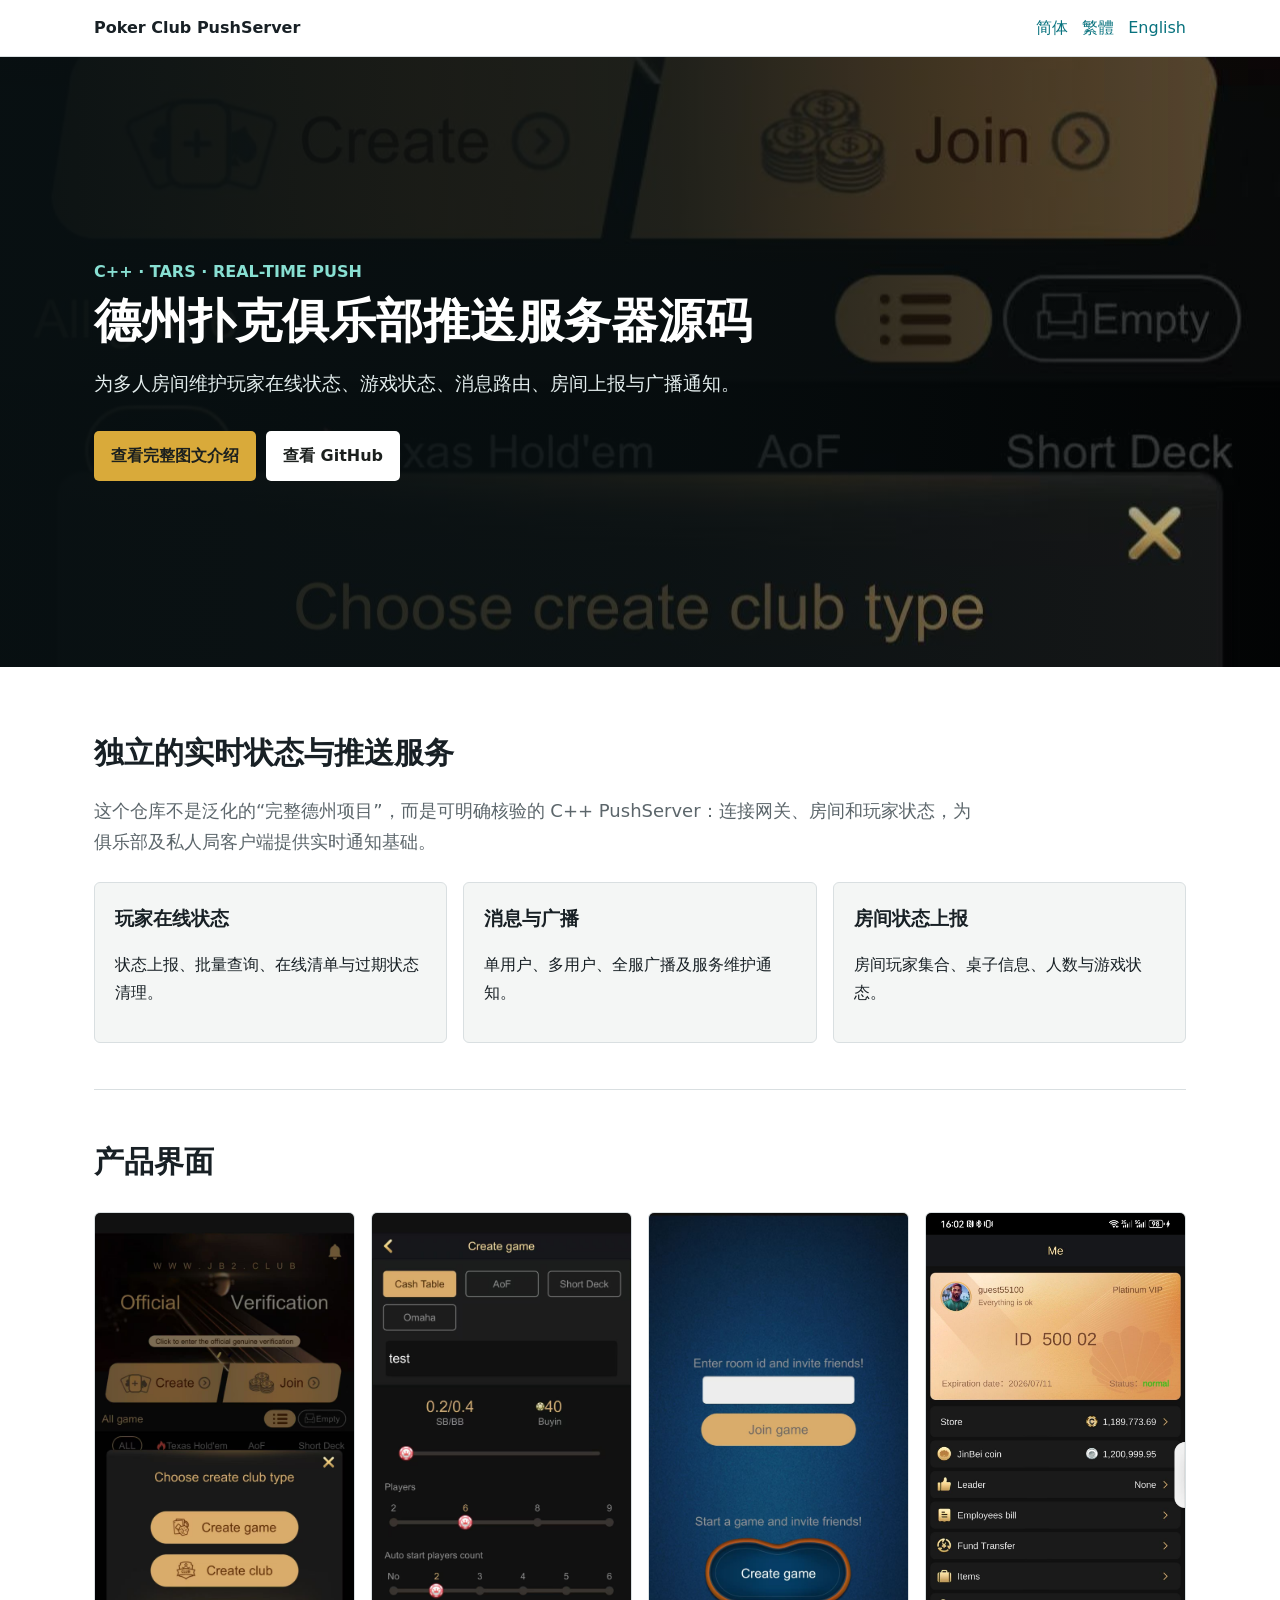
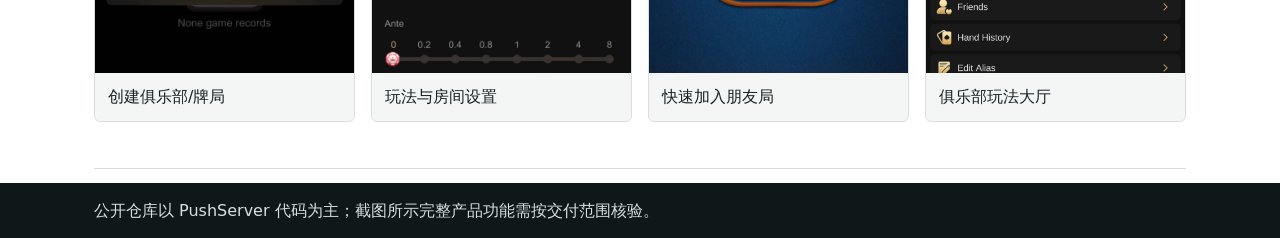
<file: docs/index.html>
<!doctype html><html lang="zh-CN"><head><meta charset="utf-8"><meta name="google-site-verification" content="rrp5Uvgzi-1-rMxUBfhV3wjlNrFqzwnqiA4e3qsOLEM" /><meta name="viewport" content="width=device-width,initial-scale=1"><link rel="icon" href="assets/images/screen-04.jpg"><title>C++ 德州扑克俱乐部推送服务器源码｜在线状态与消息</title><meta name="description" content="C++ Tars 德州扑克俱乐部推送服务器源码，处理玩家在线状态、游戏状态、房间用户上报、广播通知和多人房间消息，含真实产品截图。"><link rel="canonical" href="https://masterai-top.github.io/texas-holdem-poker-club-server/"><link rel="alternate" hreflang="zh-CN" href="https://masterai-top.github.io/texas-holdem-poker-club-server/zh-cn/"><link rel="alternate" hreflang="zh-TW" href="https://masterai-top.github.io/texas-holdem-poker-club-server/zh-tw/"><link rel="alternate" hreflang="en" href="https://masterai-top.github.io/texas-holdem-poker-club-server/en/"><link rel="alternate" hreflang="x-default" href="https://masterai-top.github.io/texas-holdem-poker-club-server/"><meta property="og:image" content="https://masterai-top.github.io/texas-holdem-poker-club-server/assets/images/screen-04.jpg"><link rel="stylesheet" href="assets/style.css"></head><body><nav><div class="inner navrow"><a class="brand" href="./">Poker Club PushServer</a><span class="langs"><a href="zh-cn/">简体</a><a href="zh-tw/">繁體</a><a href="en/">English</a></span></div></nav><header class="hero"><div class="inner"><div class="eyebrow">C++ · TARS · REAL-TIME PUSH</div><h1>德州扑克俱乐部推送服务器源码</h1><p>为多人房间维护玩家在线状态、游戏状态、消息路由、房间上报与广播通知。</p><a class="button" href="zh-cn/">查看完整图文介绍</a><a class="button secondary" href="https://github.com/masterai-top/texas-holdem-poker-club-server">查看 GitHub</a></div></header><main><section><h2>独立的实时状态与推送服务</h2><p class="lead">这个仓库不是泛化的“完整德州项目”，而是可明确核验的 C++ PushServer：连接网关、房间和玩家状态，为俱乐部及私人局客户端提供实时通知基础。</p><div class="grid"><article class="card"><h3>玩家在线状态</h3><p>状态上报、批量查询、在线清单与过期状态清理。</p></article><article class="card"><h3>消息与广播</h3><p>单用户、多用户、全服广播及服务维护通知。</p></article><article class="card"><h3>房间状态上报</h3><p>房间玩家集合、桌子信息、人数与游戏状态。</p></article></div></section><section><h2>产品界面</h2><div class="gallery"><figure><img src="assets/images/screen-04.jpg" alt="创建俱乐部和牌局"><figcaption>创建俱乐部/牌局</figcaption></figure><figure><img src="assets/images/screen-03.jpg" alt="私人牌局玩法设置"><figcaption>玩法与房间设置</figcaption></figure><figure><img src="assets/images/screen-08.jpg" alt="输入房间号加入朋友局"><figcaption>快速加入朋友局</figcaption></figure><figure><img src="assets/images/screen-11.jpg" alt="德州扑克俱乐部大厅"><figcaption>俱乐部玩法大厅</figcaption></figure></div></section></main><footer class="footer"><div class="inner">公开仓库以 PushServer 代码为主；截图所示完整产品功能需按交付范围核验。</div></footer></body></html>
</file>
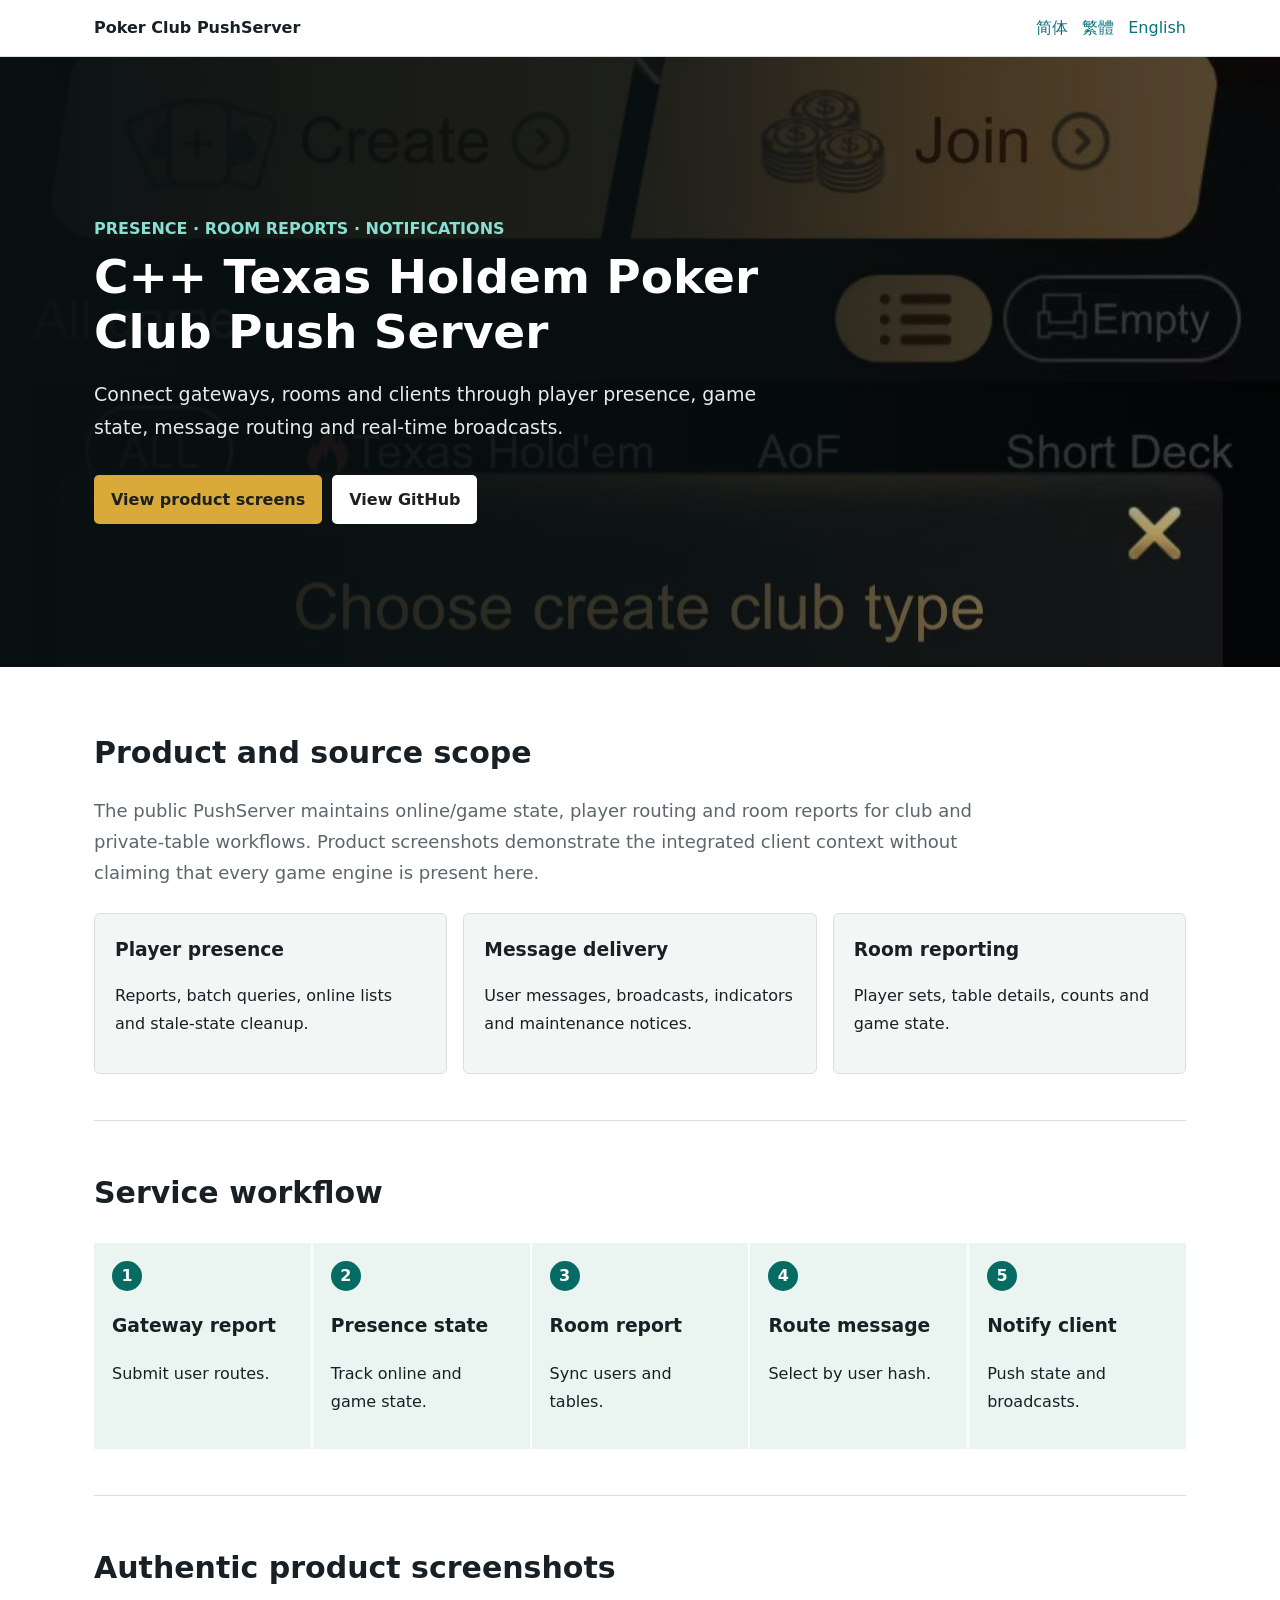
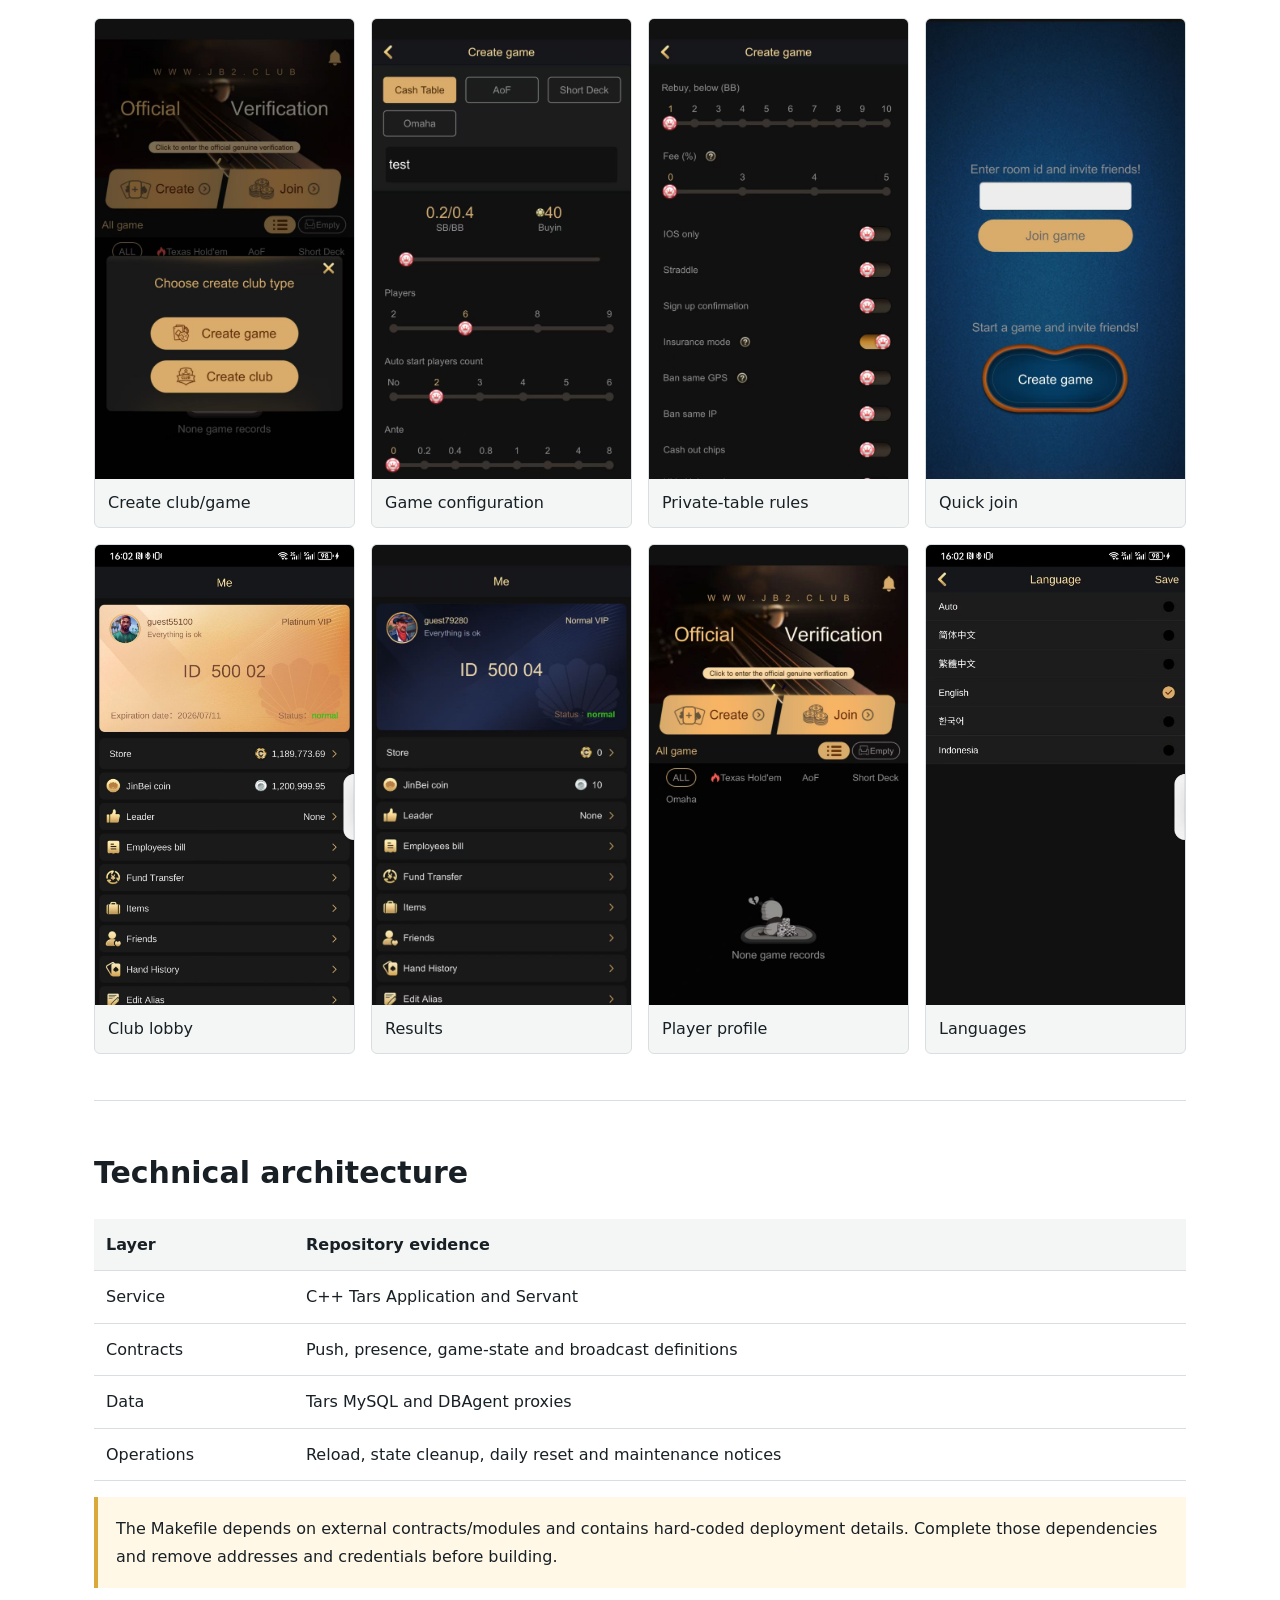
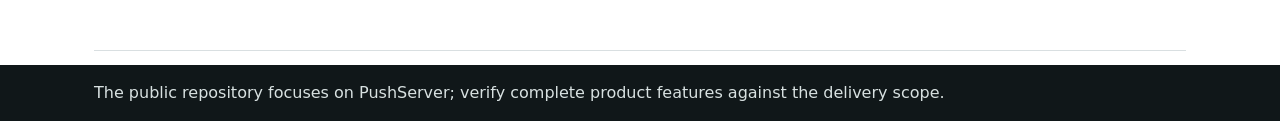
<file: docs/en/index.html>
<!doctype html><html lang="en"><head><meta charset="utf-8"><meta name="viewport" content="width=device-width,initial-scale=1"><link rel="icon" href="../assets/images/screen-04.jpg"><title>C++ Texas Holdem Poker Push Server Source | Tars Presence</title><meta name="description" content="C++ Tars poker club PushServer source for player presence, game state, room reports, real-time messages, broadcasts and maintenance notifications."><link rel="canonical" href="https://masterai-top.github.io/texas-holdem-poker-club-server/en/"><link rel="alternate" hreflang="zh-CN" href="https://masterai-top.github.io/texas-holdem-poker-club-server/zh-cn/"><link rel="alternate" hreflang="zh-TW" href="https://masterai-top.github.io/texas-holdem-poker-club-server/zh-tw/"><link rel="alternate" hreflang="en" href="https://masterai-top.github.io/texas-holdem-poker-club-server/en/"><link rel="alternate" hreflang="x-default" href="https://masterai-top.github.io/texas-holdem-poker-club-server/"><meta property="og:image" content="https://masterai-top.github.io/texas-holdem-poker-club-server/assets/images/screen-04.jpg"><link rel="stylesheet" href="../assets/style.css"></head><body><nav><div class="inner navrow"><a class="brand" href="../">Poker Club PushServer</a><span class="langs"><a href="../zh-cn/">简体</a><a href="../zh-tw/">繁體</a><a href="./">English</a></span></div></nav><header class="hero"><div class="inner"><div class="eyebrow">PRESENCE · ROOM REPORTS · NOTIFICATIONS</div><h1>C++ Texas Holdem Poker Club Push Server</h1><p>Connect gateways, rooms and clients through player presence, game state, message routing and real-time broadcasts.</p><a class="button" href="#gallery">View product screens</a><a class="button secondary" href="https://github.com/masterai-top/texas-holdem-poker-club-server">View GitHub</a></div></header><main><section><h2>Product and source scope</h2><p class="lead">The public PushServer maintains online/game state, player routing and room reports for club and private-table workflows. Product screenshots demonstrate the integrated client context without claiming that every game engine is present here.</p><div class="grid"><article class="card"><h3>Player presence</h3><p>Reports, batch queries, online lists and stale-state cleanup.</p></article><article class="card"><h3>Message delivery</h3><p>User messages, broadcasts, indicators and maintenance notices.</p></article><article class="card"><h3>Room reporting</h3><p>Player sets, table details, counts and game state.</p></article></div></section><section><h2>Service workflow</h2><div class="flow"><div class="step"><h3>Gateway report</h3><p>Submit user routes.</p></div><div class="step"><h3>Presence state</h3><p>Track online and game state.</p></div><div class="step"><h3>Room report</h3><p>Sync users and tables.</p></div><div class="step"><h3>Route message</h3><p>Select by user hash.</p></div><div class="step"><h3>Notify client</h3><p>Push state and broadcasts.</p></div></div></section><section id="gallery"><h2>Authentic product screenshots</h2><div class="gallery"><figure><img src="../assets/images/screen-04.jpg" alt="Create poker club or game"><figcaption>Create club/game</figcaption></figure><figure><img src="../assets/images/screen-03.jpg" alt="Cash AOF Short Deck Omaha settings"><figcaption>Game configuration</figcaption></figure><figure><img src="../assets/images/screen-01.jpg" alt="Private table rules"><figcaption>Private-table rules</figcaption></figure><figure><img src="../assets/images/screen-08.jpg" alt="Join a friend poker room"><figcaption>Quick join</figcaption></figure><figure><img src="../assets/images/screen-11.jpg" alt="Poker club game lobby"><figcaption>Club lobby</figcaption></figure><figure><img src="../assets/images/screen-06.jpg" alt="Poker results statistics"><figcaption>Results</figcaption></figure><figure><img src="../assets/images/screen-05.jpg" alt="Player profile and friends"><figcaption>Player profile</figcaption></figure><figure><img src="../assets/images/screen-12.jpg" alt="Multilingual poker interface"><figcaption>Languages</figcaption></figure></div></section><section><h2>Technical architecture</h2><table class="tech"><tr><th>Layer</th><th>Repository evidence</th></tr><tr><td>Service</td><td>C++ Tars Application and Servant</td></tr><tr><td>Contracts</td><td>Push, presence, game-state and broadcast definitions</td></tr><tr><td>Data</td><td>Tars MySQL and DBAgent proxies</td></tr><tr><td>Operations</td><td>Reload, state cleanup, daily reset and maintenance notices</td></tr></table><p class="note">The Makefile depends on external contracts/modules and contains hard-coded deployment details. Complete those dependencies and remove addresses and credentials before building.</p></section></main><footer class="footer"><div class="inner">The public repository focuses on PushServer; verify complete product features against the delivery scope.</div></footer></body></html>
</file>
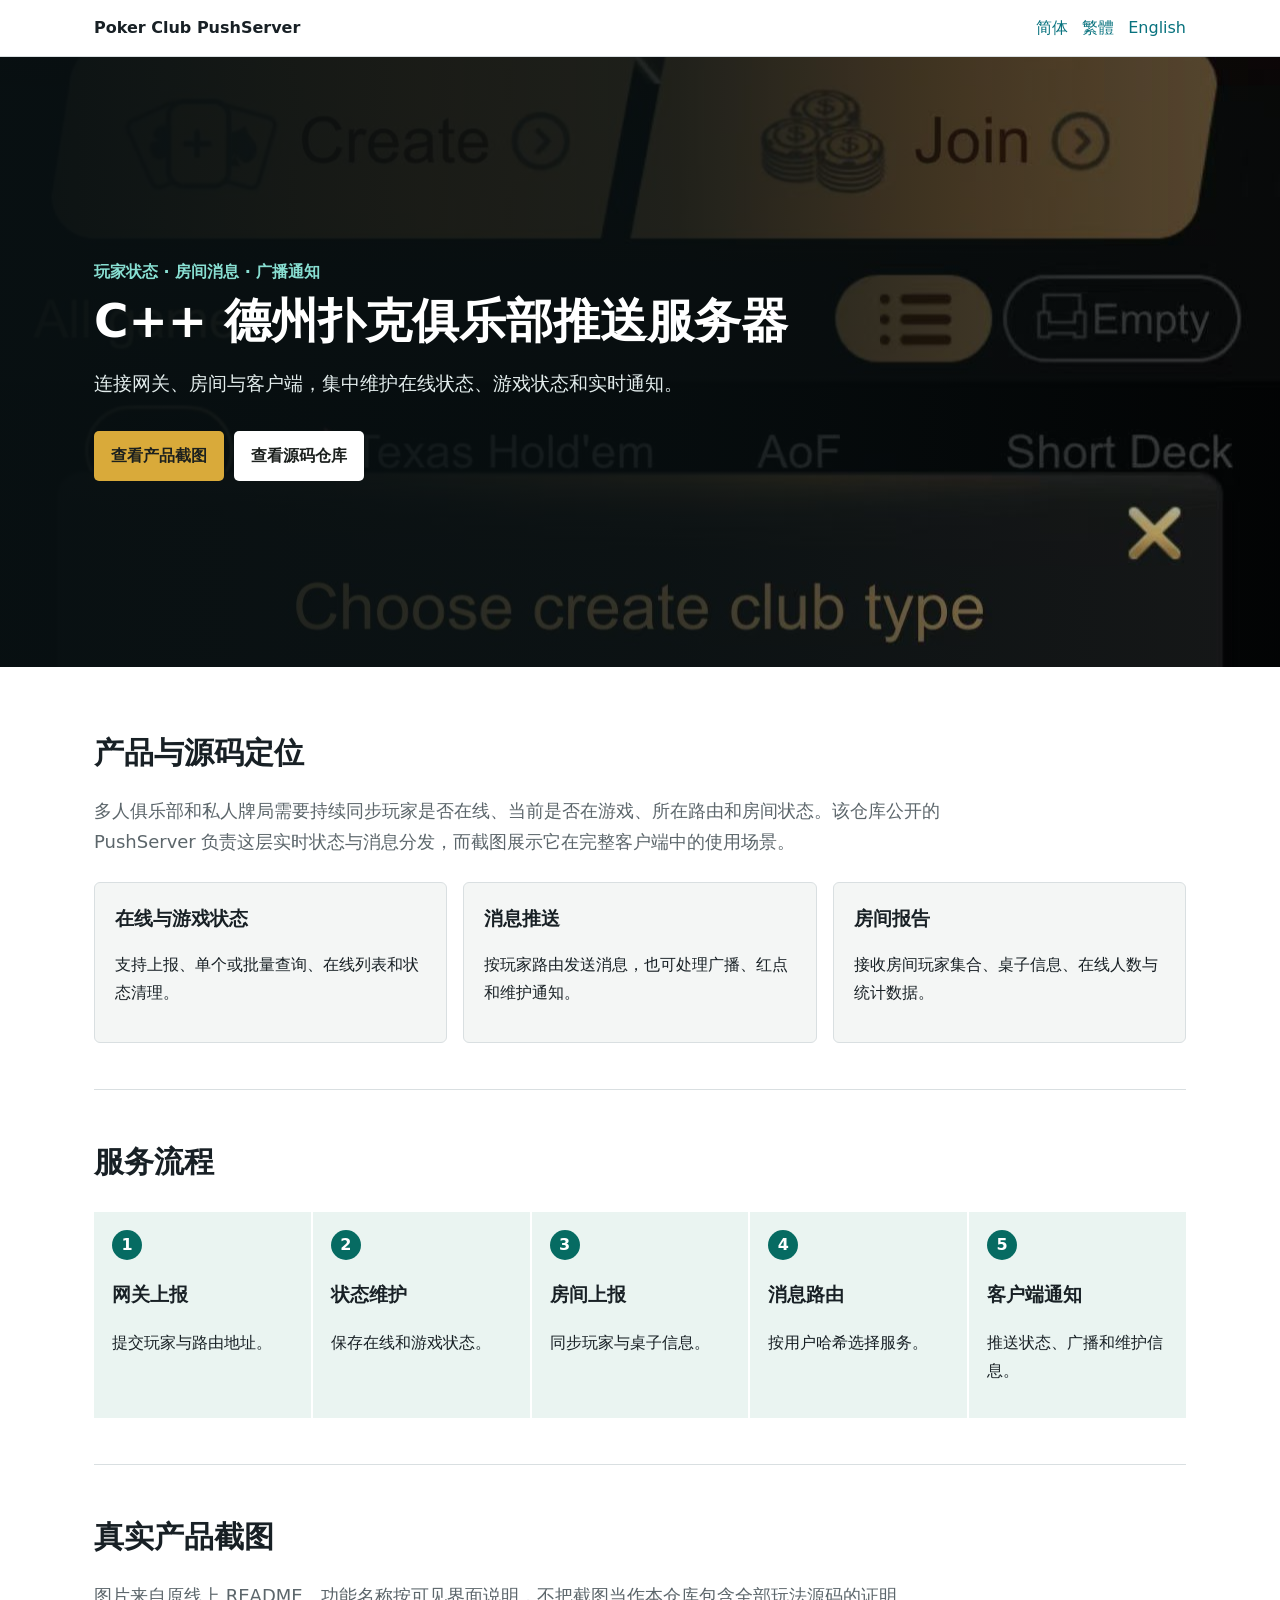
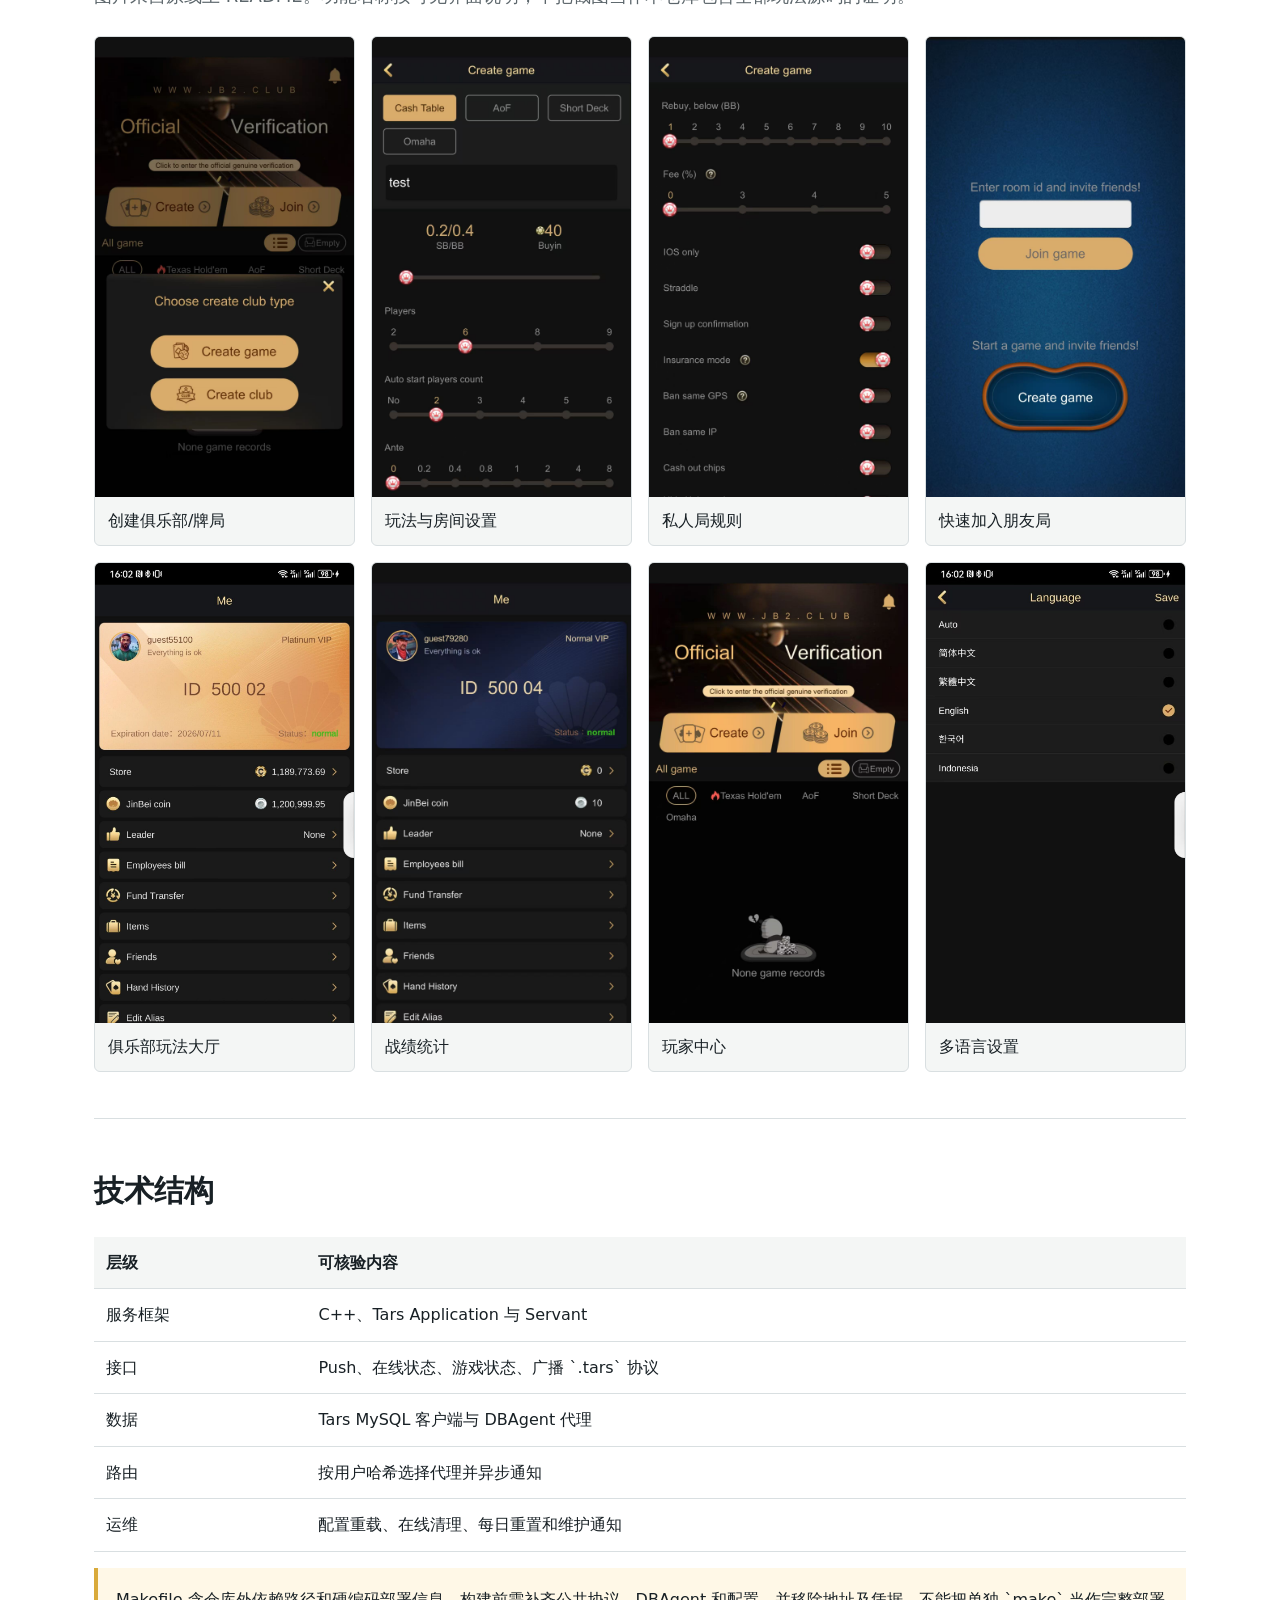
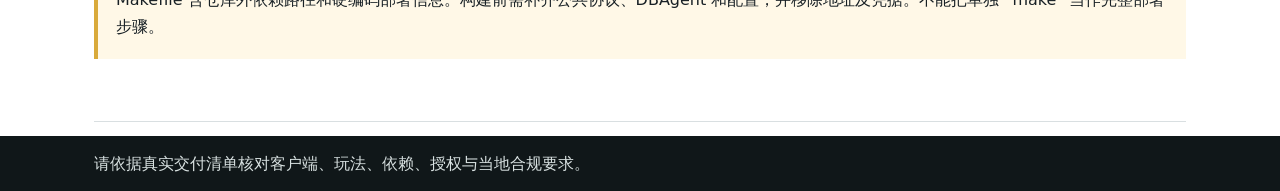
<file: docs/zh-cn/index.html>
<!doctype html><html lang="zh-CN"><head><meta charset="utf-8"><meta name="viewport" content="width=device-width,initial-scale=1"><link rel="icon" href="../assets/images/screen-04.jpg"><title>德州扑克服务器源码｜C++ Tars 推送与在线状态</title><meta name="description" content="德州扑克服务器源码专题：C++ Tars PushServer、玩家在线状态、游戏状态、多人房间上报、实时消息与广播通知，配真实俱乐部界面。"><link rel="canonical" href="https://masterai-top.github.io/texas-holdem-poker-club-server/zh-cn/"><link rel="alternate" hreflang="zh-CN" href="https://masterai-top.github.io/texas-holdem-poker-club-server/zh-cn/"><link rel="alternate" hreflang="zh-TW" href="https://masterai-top.github.io/texas-holdem-poker-club-server/zh-tw/"><link rel="alternate" hreflang="en" href="https://masterai-top.github.io/texas-holdem-poker-club-server/en/"><link rel="alternate" hreflang="x-default" href="https://masterai-top.github.io/texas-holdem-poker-club-server/"><meta property="og:image" content="https://masterai-top.github.io/texas-holdem-poker-club-server/assets/images/screen-04.jpg"><link rel="stylesheet" href="../assets/style.css"></head><body><nav><div class="inner navrow"><a class="brand" href="../">Poker Club PushServer</a><span class="langs"><a href="./">简体</a><a href="../zh-tw/">繁體</a><a href="../en/">English</a></span></div></nav><header class="hero"><div class="inner"><div class="eyebrow">玩家状态 · 房间消息 · 广播通知</div><h1>C++ 德州扑克俱乐部推送服务器</h1><p>连接网关、房间与客户端，集中维护在线状态、游戏状态和实时通知。</p><a class="button" href="#gallery">查看产品截图</a><a class="button secondary" href="https://github.com/masterai-top/texas-holdem-poker-club-server">查看源码仓库</a></div></header><main><section><h2>产品与源码定位</h2><p class="lead">多人俱乐部和私人牌局需要持续同步玩家是否在线、当前是否在游戏、所在路由和房间状态。该仓库公开的 PushServer 负责这层实时状态与消息分发，而截图展示它在完整客户端中的使用场景。</p><div class="grid"><article class="card"><h3>在线与游戏状态</h3><p>支持上报、单个或批量查询、在线列表和状态清理。</p></article><article class="card"><h3>消息推送</h3><p>按玩家路由发送消息，也可处理广播、红点和维护通知。</p></article><article class="card"><h3>房间报告</h3><p>接收房间玩家集合、桌子信息、在线人数与统计数据。</p></article></div></section><section><h2>服务流程</h2><div class="flow"><div class="step"><h3>网关上报</h3><p>提交玩家与路由地址。</p></div><div class="step"><h3>状态维护</h3><p>保存在线和游戏状态。</p></div><div class="step"><h3>房间上报</h3><p>同步玩家与桌子信息。</p></div><div class="step"><h3>消息路由</h3><p>按用户哈希选择服务。</p></div><div class="step"><h3>客户端通知</h3><p>推送状态、广播和维护信息。</p></div></div></section><section id="gallery"><h2>真实产品截图</h2><p class="lead">图片来自原线上 README。功能名称按可见界面说明，不把截图当作本仓库包含全部玩法源码的证明。</p><div class="gallery"><figure><img src="../assets/images/screen-04.jpg" alt="创建德州扑克俱乐部或牌局"><figcaption>创建俱乐部/牌局</figcaption></figure><figure><img src="../assets/images/screen-03.jpg" alt="现金桌 AOF 短牌奥马哈配置"><figcaption>玩法与房间设置</figcaption></figure><figure><img src="../assets/images/screen-01.jpg" alt="私人局保险同IP限制设置"><figcaption>私人局规则</figcaption></figure><figure><img src="../assets/images/screen-08.jpg" alt="输入房间号加入朋友局"><figcaption>快速加入朋友局</figcaption></figure><figure><img src="../assets/images/screen-11.jpg" alt="俱乐部多玩法大厅"><figcaption>俱乐部玩法大厅</figcaption></figure><figure><img src="../assets/images/screen-06.jpg" alt="德州扑克战绩与数据"><figcaption>战绩统计</figcaption></figure><figure><img src="../assets/images/screen-05.jpg" alt="玩家资料好友和手牌记录"><figcaption>玩家中心</figcaption></figure><figure><img src="../assets/images/screen-12.jpg" alt="简繁中英文多语言界面"><figcaption>多语言设置</figcaption></figure></div></section><section><h2>技术结构</h2><table class="tech"><tr><th>层级</th><th>可核验内容</th></tr><tr><td>服务框架</td><td>C++、Tars Application 与 Servant</td></tr><tr><td>接口</td><td>Push、在线状态、游戏状态、广播 `.tars` 协议</td></tr><tr><td>数据</td><td>Tars MySQL 客户端与 DBAgent 代理</td></tr><tr><td>路由</td><td>按用户哈希选择代理并异步通知</td></tr><tr><td>运维</td><td>配置重载、在线清理、每日重置和维护通知</td></tr></table><p class="note">Makefile 含仓库外依赖路径和硬编码部署信息。构建前需补齐公共协议、DBAgent 和配置，并移除地址及凭据。不能把单独 `make` 当作完整部署步骤。</p></section></main><footer class="footer"><div class="inner">请依据真实交付清单核对客户端、玩法、依赖、授权与当地合规要求。</div></footer></body></html>
</file>
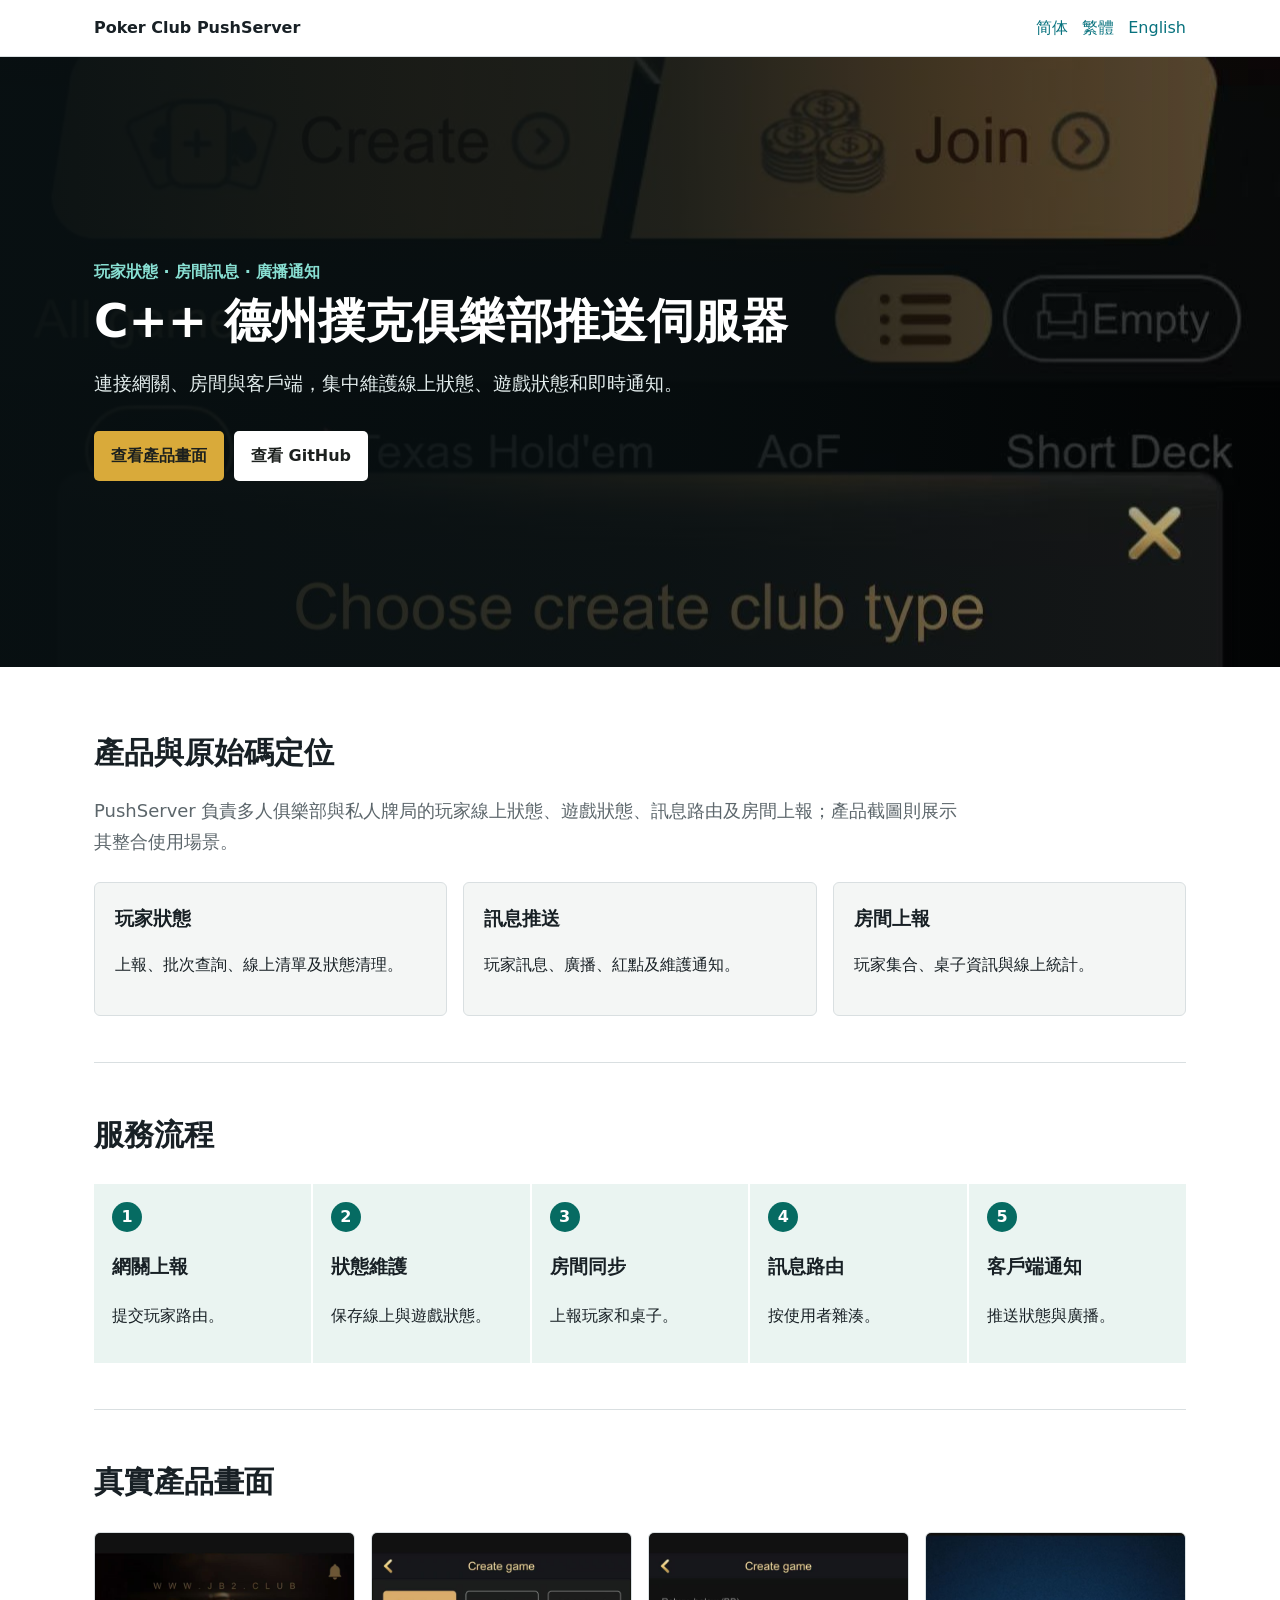
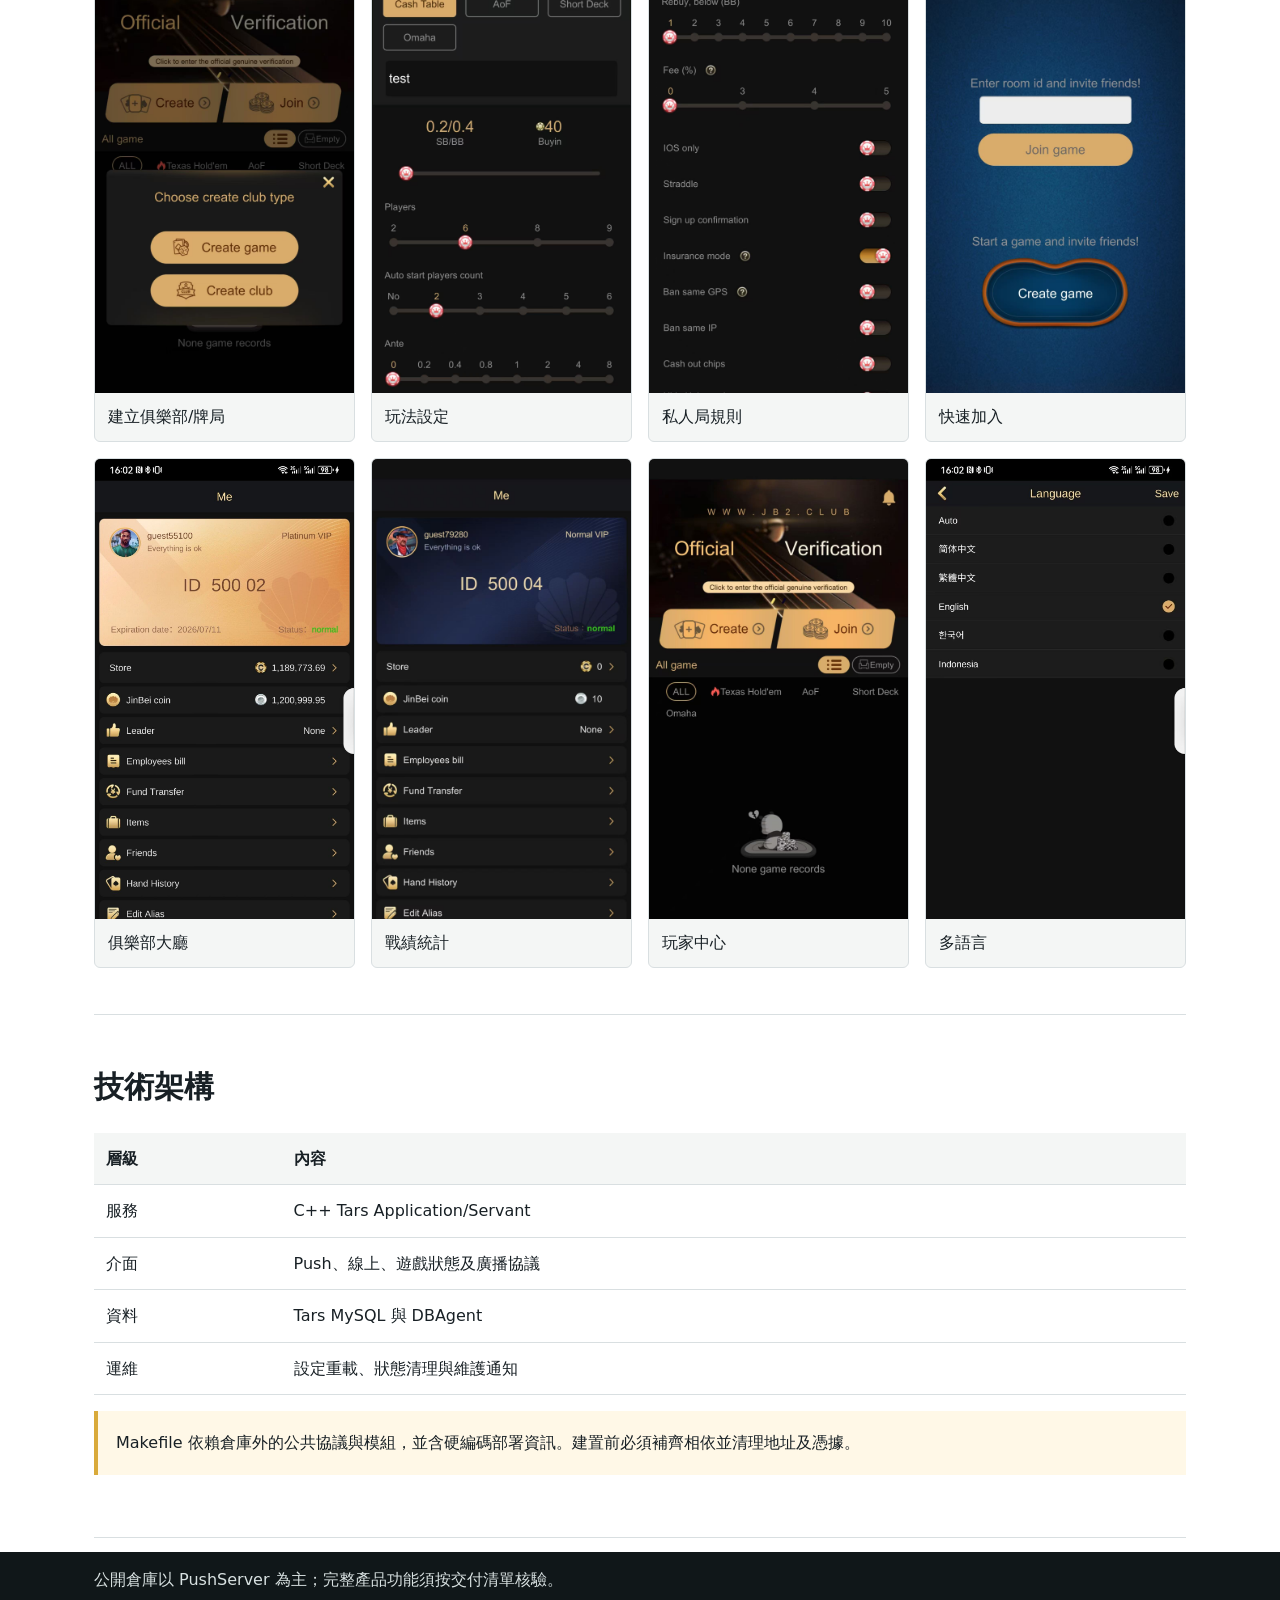
<file: docs/zh-tw/index.html>
<!doctype html><html lang="zh-TW"><head><meta charset="utf-8"><meta name="viewport" content="width=device-width,initial-scale=1"><link rel="icon" href="../assets/images/screen-04.jpg"><title>德州撲克伺服器原始碼｜C++ Tars 推送與線上狀態</title><meta name="description" content="C++ Tars 德州撲克俱樂部推送伺服器原始碼，處理玩家線上狀態、遊戲狀態、多人房間上報、即時訊息與廣播通知。"><link rel="canonical" href="https://masterai-top.github.io/texas-holdem-poker-club-server/zh-tw/"><link rel="alternate" hreflang="zh-CN" href="https://masterai-top.github.io/texas-holdem-poker-club-server/zh-cn/"><link rel="alternate" hreflang="zh-TW" href="https://masterai-top.github.io/texas-holdem-poker-club-server/zh-tw/"><link rel="alternate" hreflang="en" href="https://masterai-top.github.io/texas-holdem-poker-club-server/en/"><link rel="alternate" hreflang="x-default" href="https://masterai-top.github.io/texas-holdem-poker-club-server/"><meta property="og:image" content="https://masterai-top.github.io/texas-holdem-poker-club-server/assets/images/screen-04.jpg"><link rel="stylesheet" href="../assets/style.css"></head><body><nav><div class="inner navrow"><a class="brand" href="../">Poker Club PushServer</a><span class="langs"><a href="../zh-cn/">简体</a><a href="./">繁體</a><a href="../en/">English</a></span></div></nav><header class="hero"><div class="inner"><div class="eyebrow">玩家狀態 · 房間訊息 · 廣播通知</div><h1>C++ 德州撲克俱樂部推送伺服器</h1><p>連接網關、房間與客戶端，集中維護線上狀態、遊戲狀態和即時通知。</p><a class="button" href="#gallery">查看產品畫面</a><a class="button secondary" href="https://github.com/masterai-top/texas-holdem-poker-club-server">查看 GitHub</a></div></header><main><section><h2>產品與原始碼定位</h2><p class="lead">PushServer 負責多人俱樂部與私人牌局的玩家線上狀態、遊戲狀態、訊息路由及房間上報；產品截圖則展示其整合使用場景。</p><div class="grid"><article class="card"><h3>玩家狀態</h3><p>上報、批次查詢、線上清單及狀態清理。</p></article><article class="card"><h3>訊息推送</h3><p>玩家訊息、廣播、紅點及維護通知。</p></article><article class="card"><h3>房間上報</h3><p>玩家集合、桌子資訊與線上統計。</p></article></div></section><section><h2>服務流程</h2><div class="flow"><div class="step"><h3>網關上報</h3><p>提交玩家路由。</p></div><div class="step"><h3>狀態維護</h3><p>保存線上與遊戲狀態。</p></div><div class="step"><h3>房間同步</h3><p>上報玩家和桌子。</p></div><div class="step"><h3>訊息路由</h3><p>按使用者雜湊。</p></div><div class="step"><h3>客戶端通知</h3><p>推送狀態與廣播。</p></div></div></section><section id="gallery"><h2>真實產品畫面</h2><div class="gallery"><figure><img src="../assets/images/screen-04.jpg" alt="建立德州撲克俱樂部"><figcaption>建立俱樂部/牌局</figcaption></figure><figure><img src="../assets/images/screen-03.jpg" alt="現金桌 AOF 短牌奧馬哈"><figcaption>玩法設定</figcaption></figure><figure><img src="../assets/images/screen-01.jpg" alt="私人局規則"><figcaption>私人局規則</figcaption></figure><figure><img src="../assets/images/screen-08.jpg" alt="加入朋友局"><figcaption>快速加入</figcaption></figure><figure><img src="../assets/images/screen-11.jpg" alt="俱樂部大廳"><figcaption>俱樂部大廳</figcaption></figure><figure><img src="../assets/images/screen-06.jpg" alt="德州撲克戰績"><figcaption>戰績統計</figcaption></figure><figure><img src="../assets/images/screen-05.jpg" alt="玩家中心"><figcaption>玩家中心</figcaption></figure><figure><img src="../assets/images/screen-12.jpg" alt="多語言設定"><figcaption>多語言</figcaption></figure></div></section><section><h2>技術架構</h2><table class="tech"><tr><th>層級</th><th>內容</th></tr><tr><td>服務</td><td>C++ Tars Application/Servant</td></tr><tr><td>介面</td><td>Push、線上、遊戲狀態及廣播協議</td></tr><tr><td>資料</td><td>Tars MySQL 與 DBAgent</td></tr><tr><td>運維</td><td>設定重載、狀態清理與維護通知</td></tr></table><p class="note">Makefile 依賴倉庫外的公共協議與模組，並含硬編碼部署資訊。建置前必須補齊相依並清理地址及憑據。</p></section></main><footer class="footer"><div class="inner">公開倉庫以 PushServer 為主；完整產品功能須按交付清單核驗。</div></footer></body></html>
</file>
<file: docs/assets/style.css>
:root{--ink:#182025;--muted:#5c666b;--line:#d9dfe1;--paper:#f4f6f5;--teal:#066b62;--gold:#d9aa3a;--night:#101719}*{box-sizing:border-box}body{margin:0;color:var(--ink);font:16px/1.72 system-ui,-apple-system,"Segoe UI",sans-serif}a{color:#08727e}nav{position:sticky;top:0;z-index:5;background:rgba(255,255,255,.97);border-bottom:1px solid var(--line)}nav .inner,main,footer .inner{max-width:1140px;margin:auto;padding:14px 24px}.navrow{display:flex;justify-content:space-between;gap:18px;align-items:center}.brand{font-weight:850;color:var(--ink);text-decoration:none}.langs a{margin-left:14px;text-decoration:none}.hero{min-height:610px;display:flex;align-items:flex-end;color:#fff;background:linear-gradient(90deg,rgba(8,16,18,.96),rgba(8,16,18,.76) 53%,rgba(8,16,18,.18)),url("images/screen-04.jpg") center 35%/cover no-repeat}.hero .inner{width:100%;max-width:1140px;margin:auto;padding:80px 24px 64px}.eyebrow{color:#88dfd2;font-weight:850;text-transform:uppercase}.hero h1{max-width:760px;margin:8px 0 14px;font-size:47px;line-height:1.16}.hero p{max-width:700px;color:#e3eded;font-size:19px}.button{display:inline-block;margin:12px 10px 0 0;padding:11px 17px;border-radius:5px;background:var(--gold);color:#1c201e;font-weight:800;text-decoration:none}.button.secondary{background:#fff}section{padding:46px 0;border-bottom:1px solid var(--line)}h2{margin:0 0 12px;font-size:30px}.lead{max-width:880px;color:var(--muted);font-size:18px}.grid{display:grid;grid-template-columns:repeat(3,1fr);gap:16px;margin-top:24px}.card{padding:20px;background:var(--paper);border:1px solid var(--line);border-radius:6px}.card h3{margin:0 0 8px}.flow{display:grid;grid-template-columns:repeat(5,1fr);gap:2px;margin-top:24px;counter-reset:step}.step{padding:18px;background:#eaf4f1;counter-increment:step}.step:before{content:counter(step);display:block;width:30px;height:30px;border-radius:50%;background:var(--teal);color:#fff;text-align:center;line-height:30px;font-weight:850}.gallery{display:grid;grid-template-columns:repeat(4,1fr);gap:16px;margin-top:24px}.gallery figure{margin:0;overflow:hidden;border:1px solid var(--line);border-radius:6px;background:var(--paper)}.gallery img{display:block;width:100%;aspect-ratio:9/16;object-fit:cover;object-position:top}.gallery figcaption{padding:10px 13px}.tech{width:100%;border-collapse:collapse;margin-top:20px}.tech th,.tech td{padding:12px;text-align:left;border-bottom:1px solid var(--line)}.tech th{background:var(--paper)}.note{padding:18px;border-left:4px solid var(--gold);background:#fff8e7}.footer{background:var(--night);color:#d8e1e1}.footer a{color:#93ded2}@media(max-width:800px){.navrow{align-items:flex-start;flex-direction:column}.langs a{margin:0 12px 0 0}.hero{min-height:570px;background-position:54% 20%}.hero h1{font-size:34px}.grid,.flow{grid-template-columns:1fr}.gallery{grid-template-columns:repeat(2,1fr)}section{padding:38px 0}}@media(max-width:430px){.hero h1{font-size:30px}.gallery{gap:10px}.gallery figcaption{font-size:14px}}
</file>
